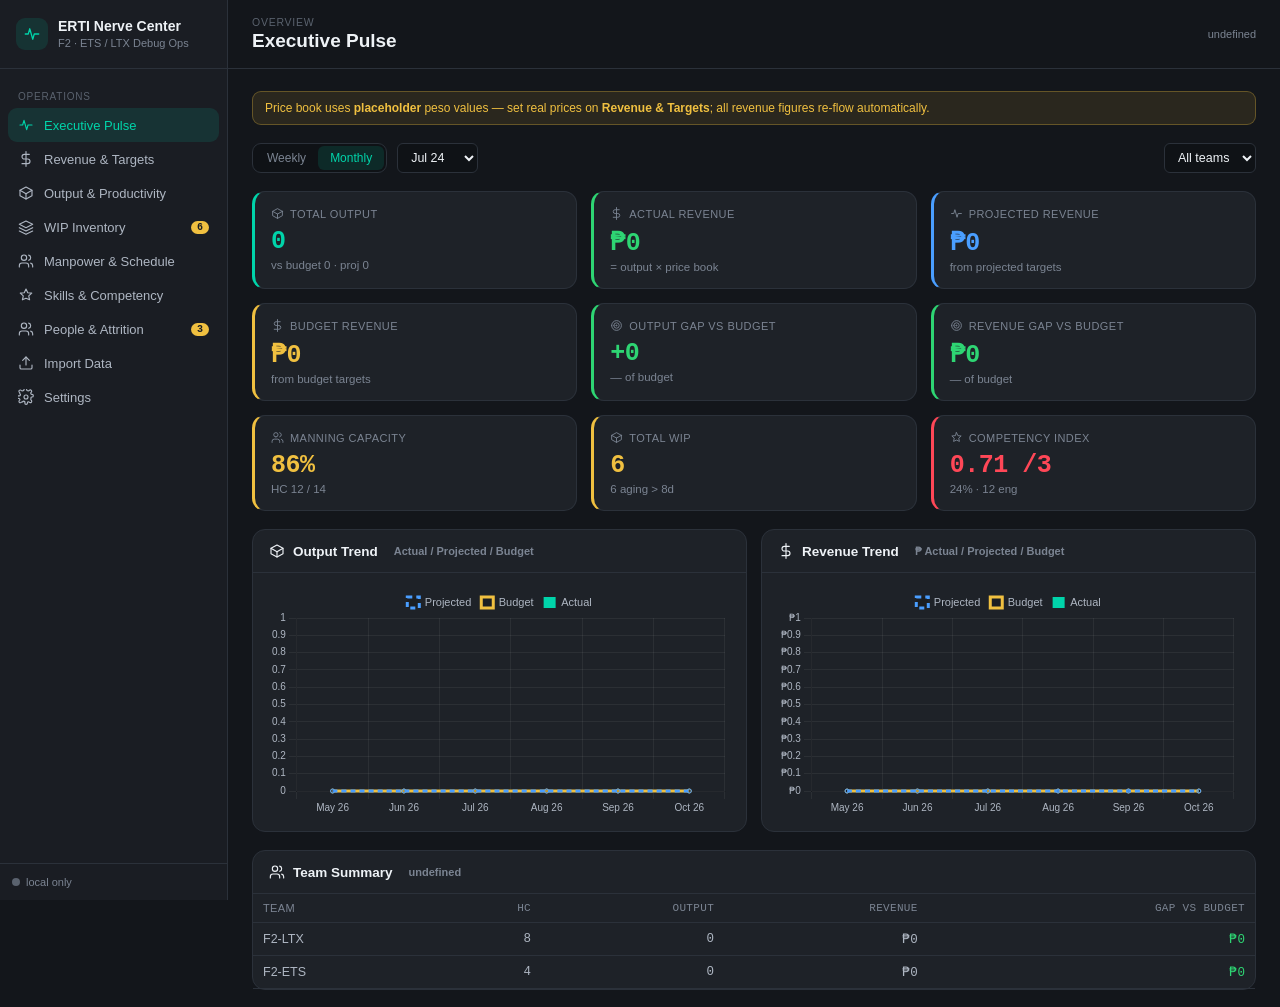
<file: index.html>
<!doctype html>
<html lang="en">
<head>
<meta charset="utf-8"/>
<meta name="viewport" content="width=device-width, initial-scale=1"/>
<title>ERTI Debug Nerve Center — Operations</title>
<link rel="stylesheet" href="assets/app.css"/>
<!-- self-hosted libraries, same-origin (no CDN -> no Tracking Prevention; no Babel at runtime) -->
<script src="assets/vendor/react.production.min.js"></script>
<script src="assets/vendor/react-dom.production.min.js"></script>
<script src="assets/vendor/chart.umd.js"></script>
<script src="assets/vendor/xlsx.full.min.js"></script>
<script src="assets/vendor/supabase.js"></script>
</head>
<body>
<div id="root"></div>
<div id="boot-splash" class="splash">
  <div class="splash-mark"><svg viewBox="0 0 24 24" width="44" height="44" fill="none" stroke="currentColor" stroke-width="1.7" stroke-linecap="round" stroke-linejoin="round"><path d="M3 12h4l2-7 4 14 2-7h6"/></svg></div>
  <div class="splash-text"><div class="splash-title">ERTI Nerve Center</div><div class="splash-sub">F2 · ETS / LTX Debug Operations</div></div>
  <div class="splash-bar"><i></i></div>
</div>
<!-- credentials + data/engine layer -->
<script src="assets/supabase-config.js"></script>
<script src="assets/ww.js"></script>
<script src="assets/store.js"></script>
<script src="assets/engine.js"></script>
<script src="assets/seed.js"></script>
<!-- precompiled views (regenerate with: node build.js) -->
<script src="assets/app.bundle.js"></script>
</body>
</html>
</file>
<file: assets/app.css>
/* app.css — ERTI Nerve Center design system (Appendix D tokens) */
:root{
  --accent-teal:#00d4aa; --accent-blue:#4a9eff; --accent-gold:#f0c040;
  --accent-green:#2ed573; --accent-red:#ff4757; --accent-purple:#a55eea;
  --bg:#13161b; --bg-2:#1a1d23; --panel:#1e2228; --panel-2:#242932; --inset:#0f1216;
  --line:#2b313a; --line-2:#363d48; --fg-1:#eef2f6; --fg-2:#aeb6c2; --fg-3:#7b8492; --fg-4:#5a626e;
  --r-1:6px; --r-2:9px; --r-3:13px; --accent:var(--accent-teal); --accent-soft:rgba(0,212,170,0.12);
  --f-sans:'Inter Tight',-apple-system,Segoe UI,Roboto,sans-serif; --f-mono:'JetBrains Mono',ui-monospace,Menlo,monospace;
}
*{box-sizing:border-box} html,body{margin:0;height:100%}
body{background:var(--bg);color:var(--fg-1);font-family:var(--f-sans);font-size:14px;-webkit-font-smoothing:antialiased}
.mono,.num{font-family:var(--f-mono);font-variant-numeric:tabular-nums}
.app{display:flex;min-height:100vh}
/* sidebar */
.sidebar{width:228px;flex-shrink:0;background:var(--bg-2);border-right:1px solid var(--line);display:flex;flex-direction:column;position:sticky;top:0;height:100vh}
.side-head{padding:18px 16px;border-bottom:1px solid var(--line)}
.side-brand{display:flex;align-items:center;gap:10px}
.side-mark{width:32px;height:32px;border-radius:var(--r-2);background:var(--accent-soft);color:var(--accent);display:grid;place-items:center}
.side-brand .t{font-weight:600;font-size:14px;display:block} .side-brand .s{font-size:11px;color:var(--fg-3)}
.side-nav{flex:1;overflow-y:auto;padding:10px 8px}
.side-sect{font-size:10px;letter-spacing:.08em;text-transform:uppercase;color:var(--fg-4);padding:12px 10px 6px}
.nav-item{display:flex;align-items:center;gap:10px;width:100%;padding:9px 10px;border:none;background:none;color:var(--fg-2);border-radius:var(--r-2);cursor:pointer;font-size:13px;text-align:left;font-family:inherit}
.nav-item:hover{background:var(--panel)} .nav-item.active{background:var(--accent-soft);color:var(--accent)}
.nav-item .badge{margin-left:auto;background:var(--accent-gold);color:#1a1d23;font-size:10px;font-weight:600;padding:1px 6px;border-radius:8px;font-family:var(--f-mono)}
.side-foot{padding:12px;border-top:1px solid var(--line);display:flex;align-items:center;gap:10px}
.dot{width:8px;height:8px;border-radius:50%;background:var(--fg-4);flex-shrink:0}
.dot.synced{background:var(--accent-green)} .dot.saving{background:var(--accent-gold)} .dot.error{background:var(--accent-red)} .dot.idle{background:var(--fg-4)}
/* main */
.main{flex:1;min-width:0;display:flex;flex-direction:column}
.topbar{display:flex;align-items:center;justify-content:space-between;padding:16px 24px;border-bottom:1px solid var(--line);position:sticky;top:0;background:var(--bg);z-index:20}
.topbar .crumb{font-size:10.5px;letter-spacing:.07em;text-transform:uppercase;color:var(--fg-4)}
.topbar h1{font-size:19px;margin:2px 0 0;font-weight:600}
.topbar-r{display:flex;align-items:center;gap:10px}
.view{padding:22px 24px}
.view-inner{display:flex;flex-direction:column;gap:18px;max-width:1280px}
/* seg / period */
.seg{display:inline-flex;background:var(--inset);border:1px solid var(--line);border-radius:var(--r-2);padding:2px}
.seg button{border:none;background:none;color:var(--fg-3);padding:5px 12px;border-radius:var(--r-1);cursor:pointer;font-size:12px;font-family:inherit}
.seg button.active{background:var(--accent-soft);color:var(--accent)}
select,input[type=text],input[type=date],input[type=number]{background:var(--inset);border:1px solid var(--line);color:var(--fg-1);border-radius:var(--r-1);padding:6px 9px;font-family:inherit;font-size:12.5px;outline:none}
select:focus,input:focus{border-color:var(--accent)}
/* grids */
.grid{display:grid;gap:14px} .g-2{grid-template-columns:1fr 1fr} .g-3{grid-template-columns:repeat(3,1fr)} .g-4{grid-template-columns:repeat(4,1fr)}
.g-2-1{grid-template-columns:2fr 1fr} .g-5{grid-template-columns:repeat(5,1fr)}
@media(max-width:1000px){.g-3,.g-4,.g-5{grid-template-columns:repeat(2,1fr)}.g-2,.g-2-1{grid-template-columns:1fr}}
.row{display:flex;align-items:center;gap:8px} .row.between{justify-content:space-between} .col{display:flex;flex-direction:column} .wrap{flex-wrap:wrap}
/* panel */
.panel{background:var(--panel);border:1px solid var(--line);border-radius:var(--r-3)}
.pt{display:flex;align-items:center;justify-content:space-between;padding:13px 16px;border-bottom:1px solid var(--line)}
.pt h3{margin:0;font-size:13.5px;font-weight:600;display:flex;align-items:center;gap:8px} .pt .sub{font-size:11px;color:var(--fg-3)}
.pb{padding:14px 16px} .inset{background:var(--inset);border:1px solid var(--line);border-radius:var(--r-2)}
.muted{color:var(--fg-3)} .muted-s{font-size:11px;color:var(--fg-3)}
/* kpi cards */
.kpi-grid{display:grid;grid-template-columns:repeat(3,1fr);gap:14px}
@media(max-width:1100px){.kpi-grid{grid-template-columns:repeat(2,1fr)}}
.kpi-card{background:var(--panel);border:1px solid var(--line);border-left:3px solid var(--fg-4);border-radius:var(--r-3);padding:15px 16px;cursor:pointer;transition:border-color .12s,background .12s}
.kpi-card:hover{background:var(--panel-2)}
.kpi-card.teal{border-left-color:var(--accent-teal)} .kpi-card.green{border-left-color:var(--accent-green)}
.kpi-card.red{border-left-color:var(--accent-red)} .kpi-card.blue{border-left-color:var(--accent-blue)} .kpi-card.yellow{border-left-color:var(--accent-gold)}
.kpi-label{font-size:11px;letter-spacing:.04em;text-transform:uppercase;color:var(--fg-3);display:flex;align-items:center;gap:6px}
.kpi-val{font-family:var(--f-mono);font-size:25px;font-weight:600;letter-spacing:-.02em;margin:7px 0 3px}
.kpi-sub{font-size:11.5px;color:var(--fg-3)}
.kpi-card.green .kpi-val{color:var(--accent-green)} .kpi-card.red .kpi-val{color:var(--accent-red)}
.kpi-card.blue .kpi-val{color:var(--accent-blue)} .kpi-card.yellow .kpi-val{color:var(--accent-gold)} .kpi-card.teal .kpi-val{color:var(--accent-teal)}
/* tiles */
.tile{background:var(--inset);border:1px solid var(--line);border-radius:var(--r-2);padding:12px 14px}
.tile .tv{font-family:var(--f-mono);font-size:21px;font-weight:600} .tile .tl{font-size:10.5px;text-transform:uppercase;letter-spacing:.04em;color:var(--fg-3)}
/* data table */
.dt{width:100%;border-collapse:collapse;font-size:12.5px}
.dt th{text-align:left;padding:8px 10px;color:var(--fg-3);font-weight:500;font-size:11px;text-transform:uppercase;letter-spacing:.03em;border-bottom:1px solid var(--line);position:sticky;top:0;background:var(--panel);white-space:nowrap;cursor:default}
.dt th.num{text-align:right} .dt th.sortable{cursor:pointer} .dt th.sorted{color:var(--accent)}
.dt td{padding:8px 10px;border-bottom:1px solid var(--line);color:var(--fg-2);white-space:nowrap}
.dt td.num{text-align:right;font-family:var(--f-mono)} .dt tr:hover td{background:var(--panel-2)}
.dt .ar{opacity:.5;margin-left:4px;font-size:10px}
.tbl-wrap{max-height:520px;overflow:auto;border-radius:var(--r-2)}
/* tags / chips */
.tag{display:inline-block;font-size:10.5px;padding:2px 8px;border-radius:20px;border:1px solid var(--line-2);color:var(--fg-2);background:var(--inset)}
.tag.teal{color:var(--accent-teal);border-color:rgba(0,212,170,.35)} .tag.blue{color:var(--accent-blue);border-color:rgba(74,158,255,.35)}
.tag.gold{color:var(--accent-gold);border-color:rgba(240,192,64,.35)} .tag.red{color:var(--accent-red);border-color:rgba(255,71,87,.35)}
.tag.green{color:var(--accent-green);border-color:rgba(46,213,115,.35)} .tag.purple{color:var(--accent-purple);border-color:rgba(165,94,234,.35)}
.fchip{border:1px solid var(--line);background:var(--inset);color:var(--fg-3);padding:5px 11px;border-radius:20px;cursor:pointer;font-size:12px;font-family:inherit}
.fchip.active{border-color:var(--accent);color:var(--accent);background:var(--accent-soft)}
.filters{display:flex;gap:8px;flex-wrap:wrap}
/* buttons */
.btn{border:1px solid var(--line-2);background:var(--panel-2);color:var(--fg-1);padding:7px 13px;border-radius:var(--r-2);cursor:pointer;font-family:inherit;font-size:12.5px}
.btn:hover{border-color:var(--accent)} .btn.pri{background:var(--accent);color:#06231d;border-color:var(--accent);font-weight:600}
.btn.sm{padding:4px 9px;font-size:11.5px} .btn.danger{color:var(--accent-red);border-color:rgba(255,71,87,.35)}
.icon-btn{width:34px;height:34px;border-radius:var(--r-2);border:1px solid var(--line);background:var(--panel);color:var(--fg-2);display:grid;place-items:center;cursor:pointer;position:relative}
/* modal */
.modal-overlay{position:fixed;inset:0;background:rgba(0,0,0,.6);display:none;align-items:center;justify-content:center;z-index:100;padding:20px}
.modal-overlay.open{display:flex}
.modal{background:var(--panel);border:1px solid var(--line-2);border-radius:var(--r-3);width:100%;max-width:760px;max-height:88vh;overflow:auto;box-shadow:0 24px 60px rgba(0,0,0,.5)}
.modal .mh{display:flex;align-items:flex-start;justify-content:space-between;padding:16px 18px;border-bottom:1px solid var(--line)}
.modal .mh h3{margin:0;font-size:15px} .modal .mh .big{font-family:var(--f-mono);font-size:22px;font-weight:600;color:var(--accent)}
.modal .mb{padding:16px 18px} .modal .mf{padding:12px 18px;border-top:1px solid var(--line);display:flex;justify-content:flex-end;gap:8px}
.x{cursor:pointer;color:var(--fg-3);background:none;border:none;font-size:20px;line-height:1}
/* form rows */
.frow{display:grid;grid-template-columns:140px 1fr;gap:10px;align-items:center;padding:6px 0}
.frow label{font-size:12px;color:var(--fg-3)}
/* misc */
.delta{font-family:var(--f-mono);font-size:12px} .delta.up{color:var(--accent-green)} .delta.down{color:var(--accent-red)}
.warn-bar{background:rgba(240,192,64,.1);border:1px solid rgba(240,192,64,.3);color:var(--accent-gold);border-radius:var(--r-2);padding:9px 12px;font-size:12px}
.callout{background:var(--inset);border:1px solid var(--line);border-left:3px solid var(--accent);border-radius:var(--r-2);padding:11px 13px;font-size:12.5px;color:var(--fg-2);line-height:1.5}
.empty{padding:26px;text-align:center;color:var(--fg-4);font-size:12.5px}
.toast{position:fixed;bottom:20px;right:20px;background:var(--panel-2);border:1px solid var(--accent-red);color:var(--fg-1);padding:11px 15px;border-radius:var(--r-2);font-size:12.5px;z-index:200;box-shadow:0 10px 30px rgba(0,0,0,.4)}
canvas{max-width:100%}

/* ── loading splash / banner ── */
.splash,.banner{position:fixed;inset:0;z-index:300;display:flex;flex-direction:column;align-items:center;justify-content:center;gap:30px;
  background:radial-gradient(1200px 640px at 50% 38%,#1b2026 0%,#0f1216 72%);transition:opacity .55s ease}
.splash.hide,.banner.hide{opacity:0;pointer-events:none}
.banner{background:rgba(15,18,22,.9);backdrop-filter:blur(7px)}
.splash-mark{width:88px;height:88px;border-radius:22px;background:var(--accent-soft);color:var(--accent);display:grid;place-items:center;
  box-shadow:0 0 0 1px rgba(0,212,170,.25),0 12px 60px rgba(0,212,170,.22)}
.splash-text{display:flex;flex-direction:column;align-items:center;gap:9px;text-align:center}
.splash-title{font-family:var(--f-sans);font-weight:700;font-size:34px;line-height:1.1;letter-spacing:.01em;
  background:linear-gradient(90deg,#eef2f6,var(--accent-teal));-webkit-background-clip:text;background-clip:text;-webkit-text-fill-color:transparent}
.splash-sub{font-size:13px;color:var(--fg-3);letter-spacing:.2em;text-transform:uppercase}
.splash-bar{width:240px;height:4px;border-radius:4px;background:rgba(255,255,255,.08);overflow:hidden}
.splash-bar i{display:block;height:100%;width:40%;background:var(--accent);border-radius:4px;animation:slide 1.1s ease-in-out infinite}
@keyframes slide{0%{transform:translateX(-110%)}100%{transform:translateX(360%)}}
.spin{width:34px;height:34px;border-radius:50%;border:3px solid rgba(255,255,255,.12);border-top-color:var(--accent);animation:spin .8s linear infinite}
@keyframes spin{to{transform:rotate(360deg)}}

/* charts */
.chart-lg{height:300px} .donut-wrap{height:280px;position:relative}
.dim-legend{display:flex;flex-direction:column;gap:6px;font-size:12px}
.dim-legend .li{display:flex;align-items:center;gap:8px;cursor:pointer;padding:3px 4px;border-radius:6px}
.dim-legend .li:hover{background:var(--panel-2)} .dim-legend .sw{width:10px;height:10px;border-radius:3px;flex-shrink:0}
.dim-legend .v{margin-left:auto;font-family:var(--f-mono);color:var(--fg-1)}
</file>
